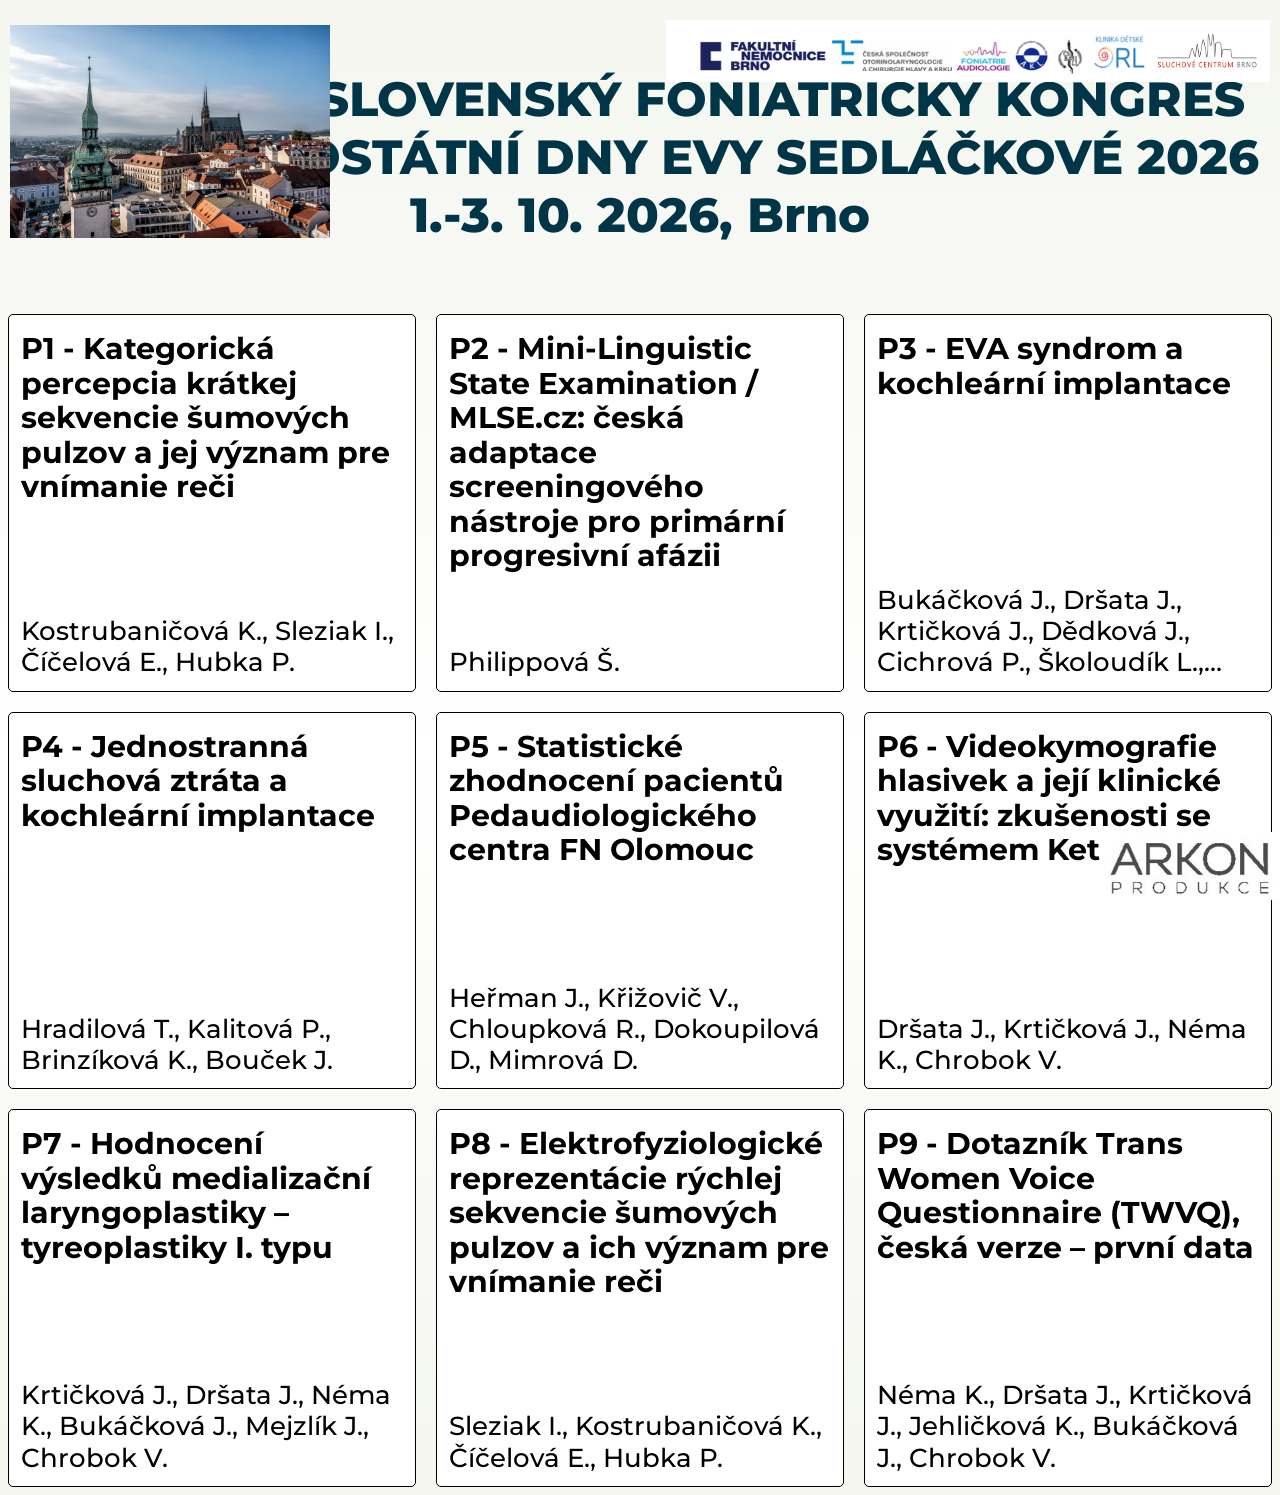
<file: index.html>
<html lang="cs">
<head>
  <meta charset="UTF-8"> <!-- use UTF-8 for consistency -->
  <title>E-Postery</title>
  <meta name="viewport" content="width=device-width, initial-scale=1.0">

  <title>E-Postery</title>
  <link rel="stylesheet" href="css.css">
<link href="https://fonts.googleapis.com/css?family=Montserrat:800,500" rel="stylesheet">

     <meta name="viewport" content="width=device-width, initial-scale=1.0">
     <style>body
     {background-image: linear-gradient(
#f4f6ef, white, 
#f4f6ef)}
       </style>
  </head>

<body>
  <h1>23. ČESKO–SLOVENSKÝ FONIATRICKÝ KONGRES
<BR>
XXXVI. CELOSTÁTNÍ DNY EVY SEDLÁČKOVÉ 2026
<BR>
1.-3. 10. 2026, Brno</h1>

 <div class="container">
<a href="1.html" class="rectangle">
  <h2>P1 - Kategorická percepcia krátkej sekvencie šumových pulzov a jej význam pre vnímanie reči	</h2>
  <p>Kostrubaničová K., Sleziak I., Číčelová E., Hubka P.</p>
</a>
<a href="2.html" class="rectangle">
  <h2>P2 - Mini-Linguistic State Examination / MLSE.cz: česká adaptace screeningového nástroje pro primární progresivní afázii</h2>
  <p>Philippová Š.</p>
</a>
<a href="3.html" class="rectangle">
  <h2>P3 - EVA syndrom a kochleární implantace</h2>
  <p>Bukáčková J., Dršata J., Krtičková J., Dědková J., Cichrová P., Školoudík L., Chrobok V.</p>
</a>
<a href="4.html" class="rectangle">
  <h2>P4 - Jednostranná sluchová ztráta a kochleární implantace</h2>
  <p>Hradilová T., Kalitová P., Brinzíková K., Bouček J.</p>
</a>
<a href="5.html" class="rectangle">
  <h2>P5 - Statistické zhodnocení pacientů Pedaudiologického centra FN Olomouc</h2>
  <p>Heřman J., Křižovič V., Chloupková R., Dokoupilová D., Mimrová D.</p>
</a>
<a href="6.html" class="rectangle">
  <h2>P6 - Videokymografie hlasivek a její klinické využití: zkušenosti se systémem Kettex</h2>
  <p>Dršata J., Krtičková J., Néma K., Chrobok V.</p>
</a>
<a href="7.html" class="rectangle">
  <h2>P7 - Hodnocení výsledků medializační laryngoplastiky – tyreoplastiky I. typu</h2>
  <p>Krtičková J., Dršata J., Néma K., Bukáčková J., Mejzlík J., Chrobok V.</p>
</a>
<a href="8.html" class="rectangle">
  <h2>P8 - Elektrofyziologické reprezentácie rýchlej sekvencie šumových pulzov a ich význam 
pre vnímanie reči
</h2>
  <p>Sleziak I., Kostrubaničová K., Číčelová E., Hubka P.</p>
</a>
<a href="9.html" class="rectangle">
  <h2>P9 - Dotazník Trans Women Voice Questionnaire (TWVQ), česká verze – první data</h2>
  <p>	Néma K., Dršata J., Krtičková J., Jehličková K., Bukáčková J., Chrobok V.</p>
</a>



  <img src="arkon.jpg" class="corner-image2">


  </div>
   <img src="fotka.jpg" class="corner-image1">

<img src="logo.png" class="corner-image3">

</body>
</html>
</file>
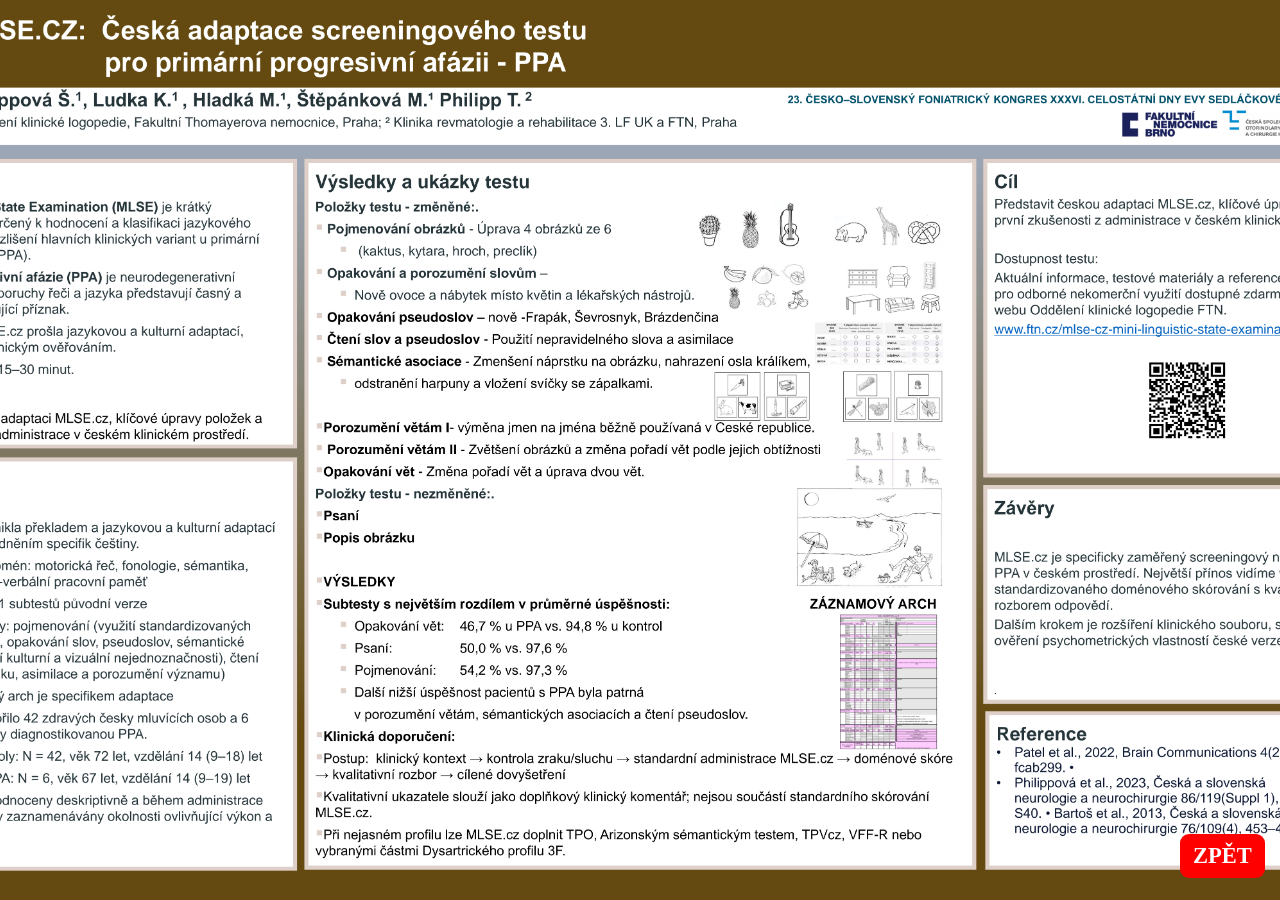
<file: 2.html>
<!DOCTYPE html>
<html lang="cs">
<head>
  <meta charset="UTF-8">
  <meta http-equiv="Content-Language" content="cs">
  <meta name="viewport" content="width=device-width, initial-scale=1.0">
  <title>E-Postery</title>
  <meta name="timezone" content="UTC-8">
  <style>
    html, body {
      margin: 0;
      padding: 0;
      height: 100%;
      width: 100%;
      background-color: #000;
      display: flex;
      justify-content: center;
      align-items: center;
    }
        .overlay-button {
      position: absolute;
      bottom: 2.5vh;           /* 5% from top of viewport */
      right: 1.2vw;          /* 2% from left of viewport */
      z-index: 2;         /* above the iframe */
      padding: 1vh 1vw;   /* scales with viewport */
      font-size: 2.5vh;   /* scales with viewport height */
      background-color: rgba(255, 0, 0, 1);
      color: white;
      text-decoration: none;
      border-radius: 1vh; 
      font-weight: bold;
      min-width: 4vw;    
      text-align: center;
    }

    img {
      height: 100vh;       /* full viewport height */
      width: auto;         /* maintain aspect ratio */
      display: block;
    }

  </style>
</head>
<body>
 <div style="position: relative; z-index: 1;">
  <img src="2.png" alt="E-Postery Image">
  </div>
    <a href="index.html" class="overlay-button">ZPĚT</a>
</body>
</html>
</file>
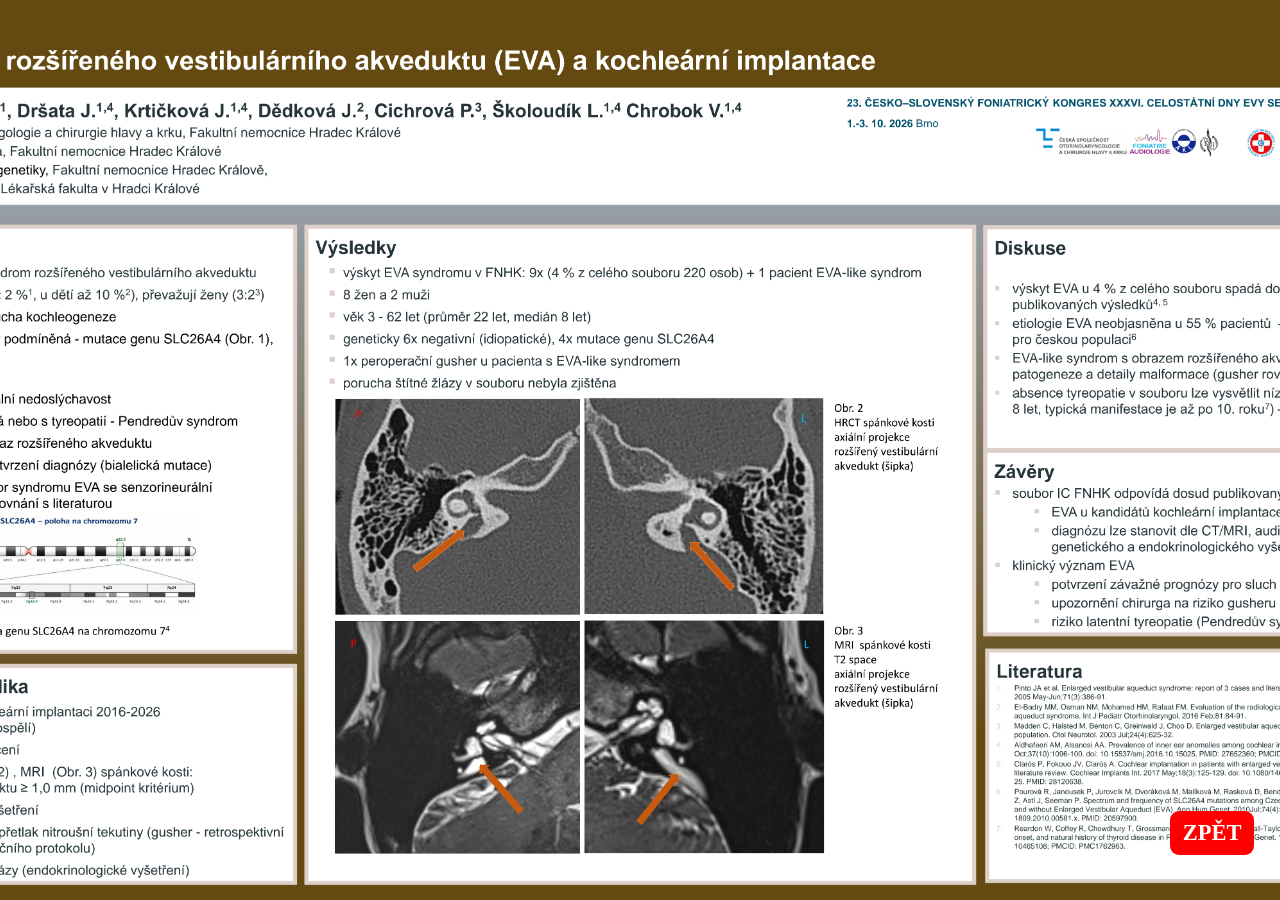
<file: 3.html>
<!DOCTYPE html>
<html lang="cs">
<head>
  <meta charset="UTF-8">
  <meta http-equiv="Content-Language" content="cs">
  <meta name="viewport" content="width=device-width, initial-scale=1.0">
  <title>E-Postery</title>
  <meta name="timezone" content="UTC-8">
  <style>
    html, body {
      margin: 0;
      padding: 0;
      height: 100%;
      width: 100%;
      background-color: #000;
      display: flex;
      justify-content: center;
      align-items: center;
    }
        .overlay-button {
      position: absolute;
      bottom: 5vh;           /* 5% from top of viewport */
      right: 2vw;          /* 2% from left of viewport */
      z-index: 2;         /* above the iframe */
      padding: 1vh 1vw;   /* scales with viewport */
      font-size: 2.5vh;   /* scales with viewport height */
      background-color: rgba(255, 0, 0, 1);
      color: white;
      text-decoration: none;
      border-radius: 1vh; 
      font-weight: bold;
      min-width: 4vw;    
      text-align: center;
    }

    img {
      height: 100vh;       /* full viewport height */
      width: auto;         /* maintain aspect ratio */
      display: block;
    }

  </style>
</head>
<body>
 <div style="position: relative; z-index: 1;">
  <img src="3.png" alt="E-Postery Image">
  </div>
    <a href="index.html" class="overlay-button">ZPĚT</a>
</body>
</html>
</file>
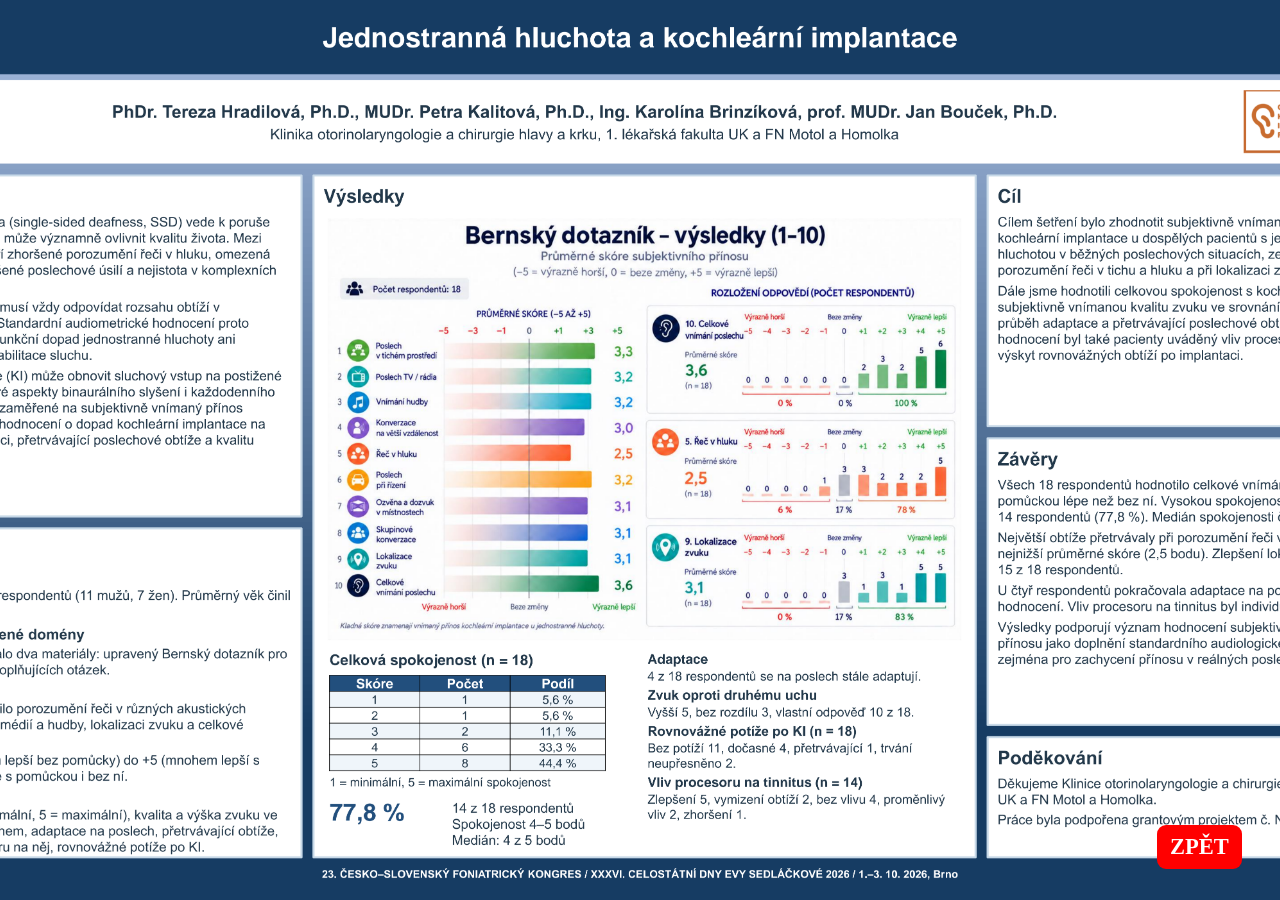
<file: 4.html>
<!DOCTYPE html>
<html lang="cs">
<head>
  <meta charset="UTF-8">
  <meta http-equiv="Content-Language" content="cs">
  <meta name="viewport" content="width=device-width, initial-scale=1.0">
  <title>E-Postery</title>
  <meta name="timezone" content="UTC-8">
  <style>
    html, body {
      margin: 0;
      padding: 0;
      height: 100%;
      width: 100%;
      background-color: #000;
      display: flex;
      justify-content: center;
      align-items: center;
    }
        .overlay-button {
      position: absolute;
      bottom: 3.5vh;           /* 5% from top of viewport */
      right: 3vw;          /* 2% from left of viewport */
      z-index: 2;         /* above the iframe */
      padding: 1vh 1vw;   /* scales with viewport */
      font-size: 2.5vh;   /* scales with viewport height */
      background-color: rgba(255, 0, 0, 1);
      color: white;
      text-decoration: none;
      border-radius: 1vh; 
      font-weight: bold;
      min-width: 4vw;    
      text-align: center;
    }

    img {
      height: 100vh;       /* full viewport height */
      width: auto;         /* maintain aspect ratio */
      display: block;
    }

  </style>
</head>
<body>
 <div style="position: relative; z-index: 1;">
  <img src="4.png" alt="E-Postery Image">
  </div>
    <a href="index.html" class="overlay-button">ZPĚT</a>
</body>
</html>
</file>
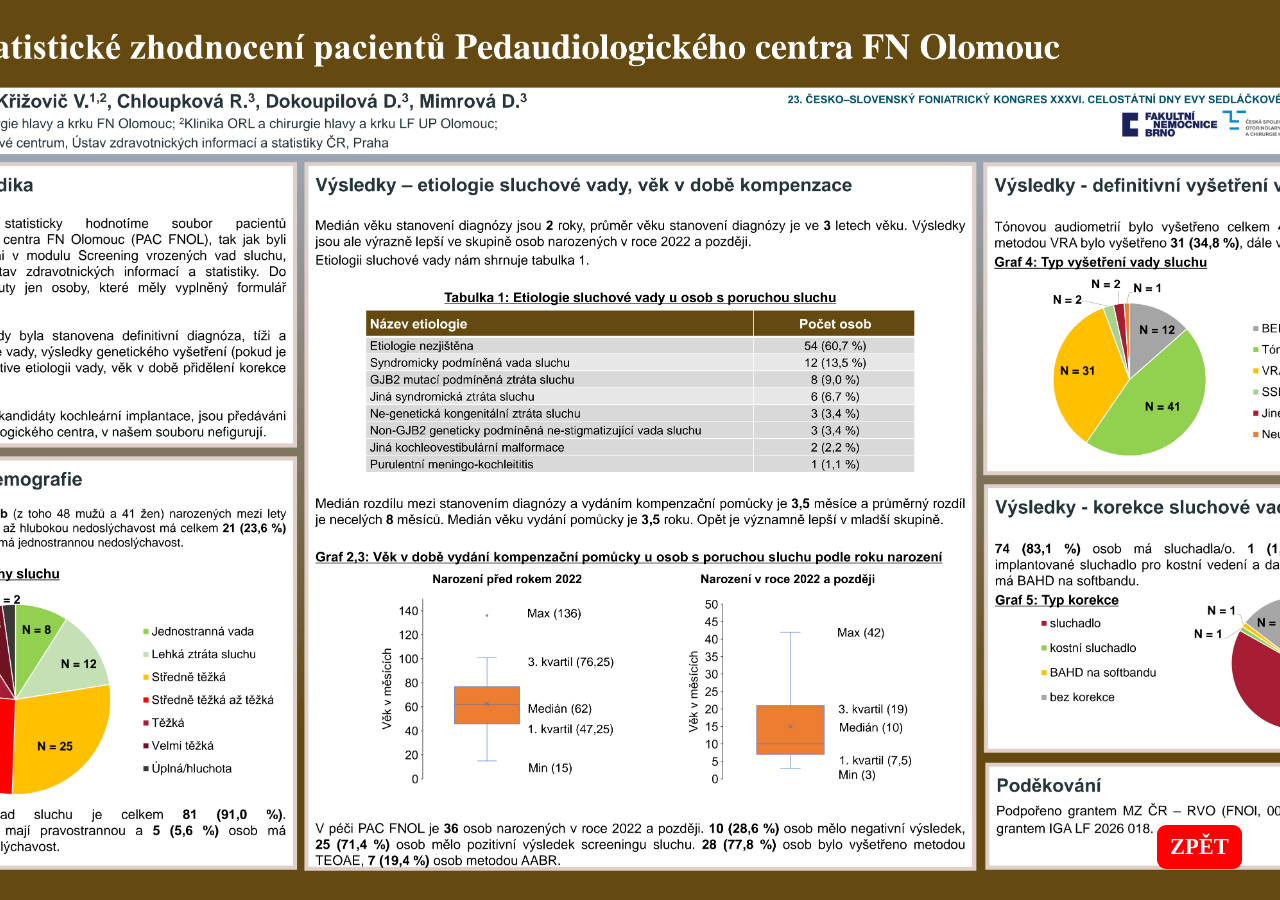
<file: 5.html>
<!DOCTYPE html>
<html lang="cs">
<head>
  <meta charset="UTF-8">
  <meta http-equiv="Content-Language" content="cs">
  <meta name="viewport" content="width=device-width, initial-scale=1.0">
  <title>E-Postery</title>
  <meta name="timezone" content="UTC-8">
  <style>
    html, body {
      margin: 0;
      padding: 0;
      height: 100%;
      width: 100%;
      background-color: #000;
      display: flex;
      justify-content: center;
      align-items: center;
    }
        .overlay-button {
      position: absolute;
      bottom: 3.5vh;           /* 5% from top of viewport */
      right: 3vw;          /* 2% from left of viewport */
      z-index: 2;         /* above the iframe */
      padding: 1vh 1vw;   /* scales with viewport */
      font-size: 2.5vh;   /* scales with viewport height */
      background-color: rgba(255, 0, 0, 1);
      color: white;
      text-decoration: none;
      border-radius: 1vh; 
      font-weight: bold;
      min-width: 4vw;    
      text-align: center;
    }

    img {
      height: 100vh;       /* full viewport height */
      width: auto;         /* maintain aspect ratio */
      display: block;
    }

  </style>
</head>
<body>
 <div style="position: relative; z-index: 1;">
  <img src="5.png" alt="E-Postery Image">
  </div>
    <a href="index.html" class="overlay-button">ZPĚT</a>
</body>
</html>
</file>
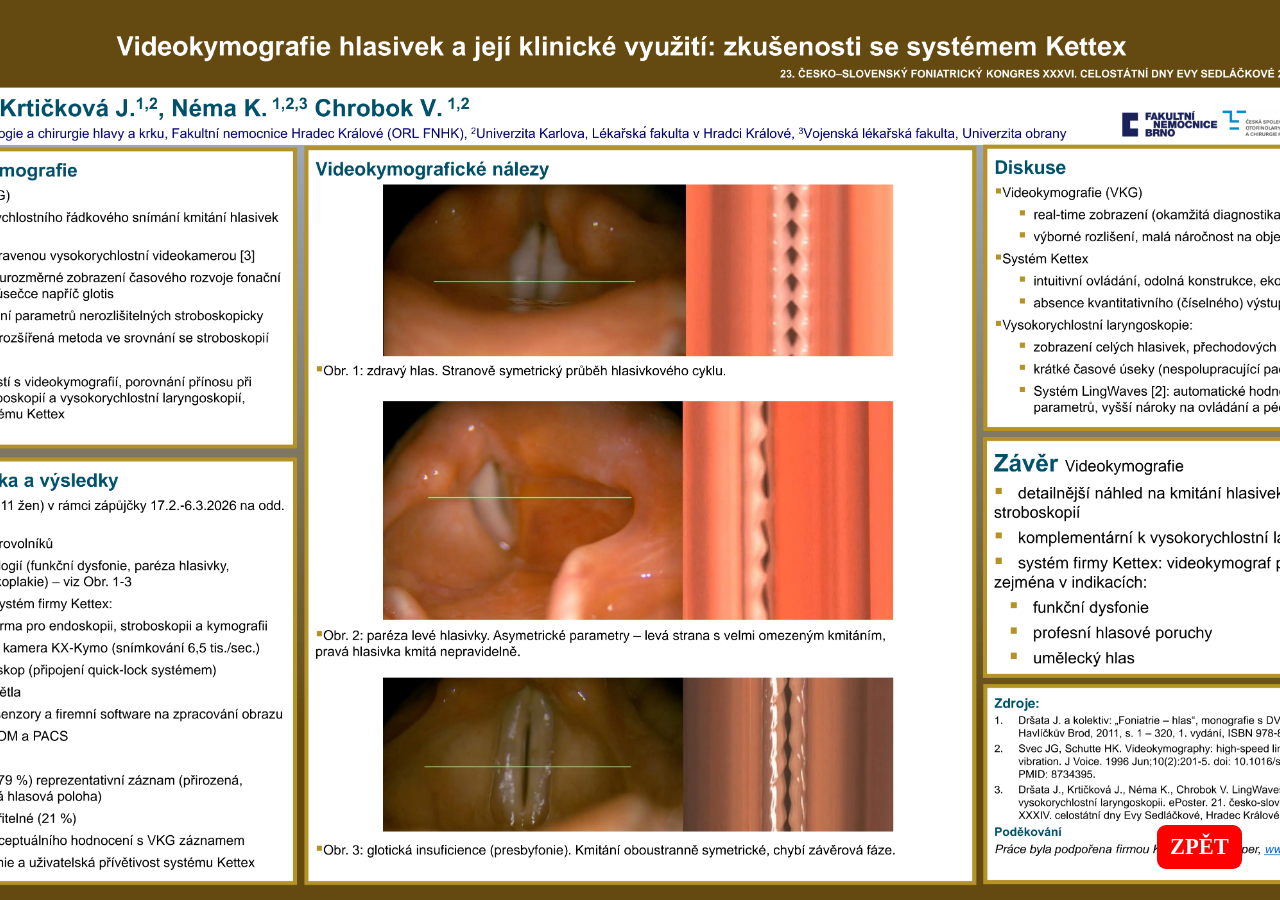
<file: 6.html>
<!DOCTYPE html>
<html lang="cs">
<head>
  <meta charset="UTF-8">
  <meta http-equiv="Content-Language" content="cs">
  <meta name="viewport" content="width=device-width, initial-scale=1.0">
  <title>E-Postery</title>
  <meta name="timezone" content="UTC-8">
  <style>
    html, body {
      margin: 0;
      padding: 0;
      height: 100%;
      width: 100%;
      background-color: #000;
      display: flex;
      justify-content: center;
      align-items: center;
    }
        .overlay-button {
      position: absolute;
      bottom: 3.5vh;           /* 5% from top of viewport */
      right: 3vw;          /* 2% from left of viewport */
      z-index: 2;         /* above the iframe */
      padding: 1vh 1vw;   /* scales with viewport */
      font-size: 2.5vh;   /* scales with viewport height */
      background-color: rgba(255, 0, 0, 1);
      color: white;
      text-decoration: none;
      border-radius: 1vh; 
      font-weight: bold;
      min-width: 4vw;    
      text-align: center;
    }

    img {
      height: 100vh;       /* full viewport height */
      width: auto;         /* maintain aspect ratio */
      display: block;
    }

  </style>
</head>
<body>
 <div style="position: relative; z-index: 1;">
  <img src="6.png" alt="E-Postery Image">
  </div>
    <a href="index.html" class="overlay-button">ZPĚT</a>
</body>
</html>
</file>
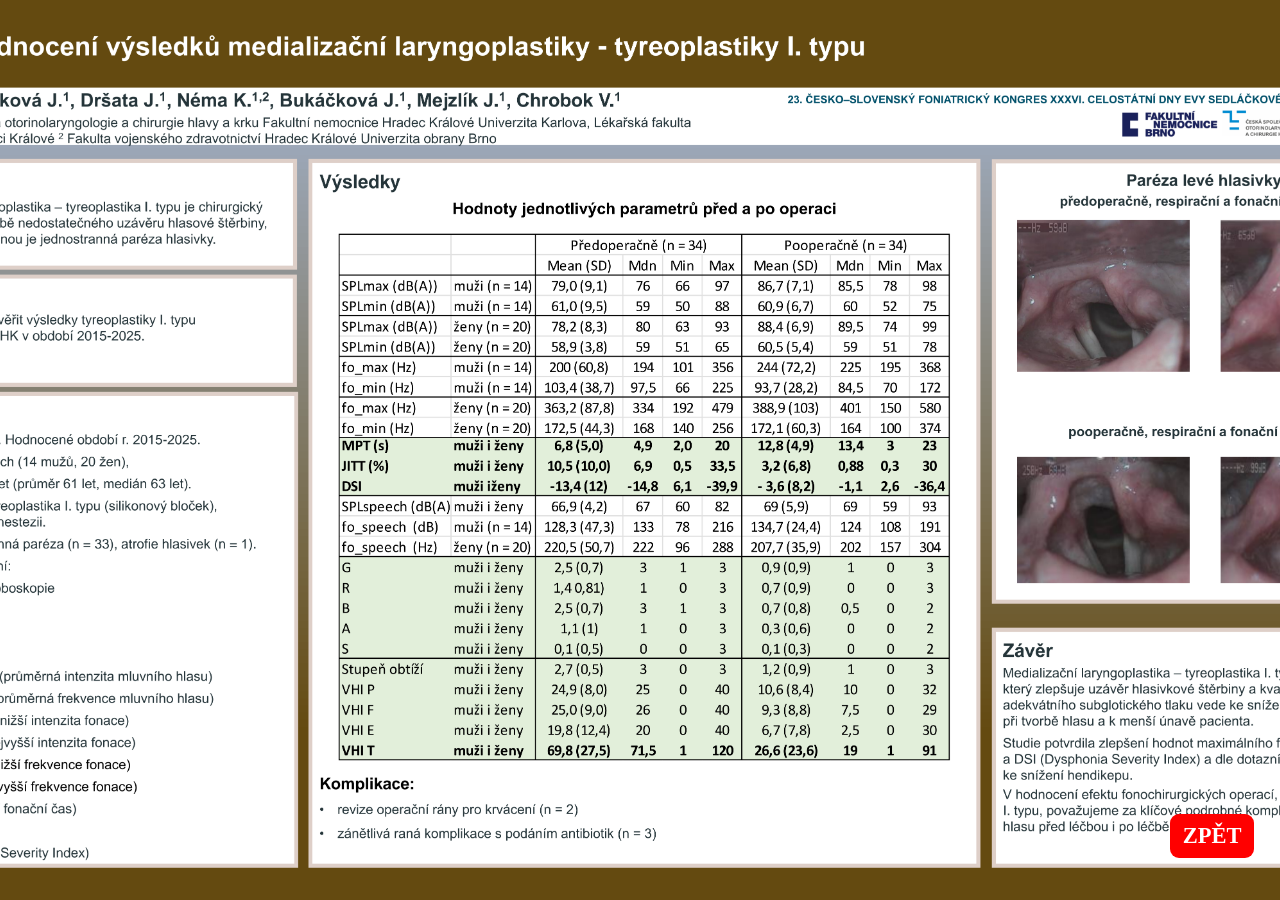
<file: 7.html>
<!DOCTYPE html>
<html lang="cs">
<head>
  <meta charset="UTF-8">
  <meta http-equiv="Content-Language" content="cs">
  <meta name="viewport" content="width=device-width, initial-scale=1.0">
  <title>E-Postery</title>
  <meta name="timezone" content="UTC-8">
  <style>
    html, body {
      margin: 0;
      padding: 0;
      height: 100%;
      width: 100%;
      background-color: #000;
      display: flex;
      justify-content: center;
      align-items: center;
    }
        .overlay-button {
      position: absolute;
      bottom: 4.7vh;           /* 5% from top of viewport */
      right: 2vw;          /* 2% from left of viewport */
      z-index: 2;         /* above the iframe */
      padding: 1vh 1vw;   /* scales with viewport */
      font-size: 2.5vh;   /* scales with viewport height */
      background-color: rgba(255, 0, 0, 1);
      color: white;
      text-decoration: none;
      border-radius: 1vh; 
      font-weight: bold;
      min-width: 4vw;    
      text-align: center;
    }

    img {
      height: 100vh;       /* full viewport height */
      width: auto;         /* maintain aspect ratio */
      display: block;
    }

  </style>
</head>
<body>
 <div style="position: relative; z-index: 1;">
  <img src="7.png" alt="E-Postery Image">
  </div>
    <a href="index.html" class="overlay-button">ZPĚT</a>
</body>
</html>
</file>
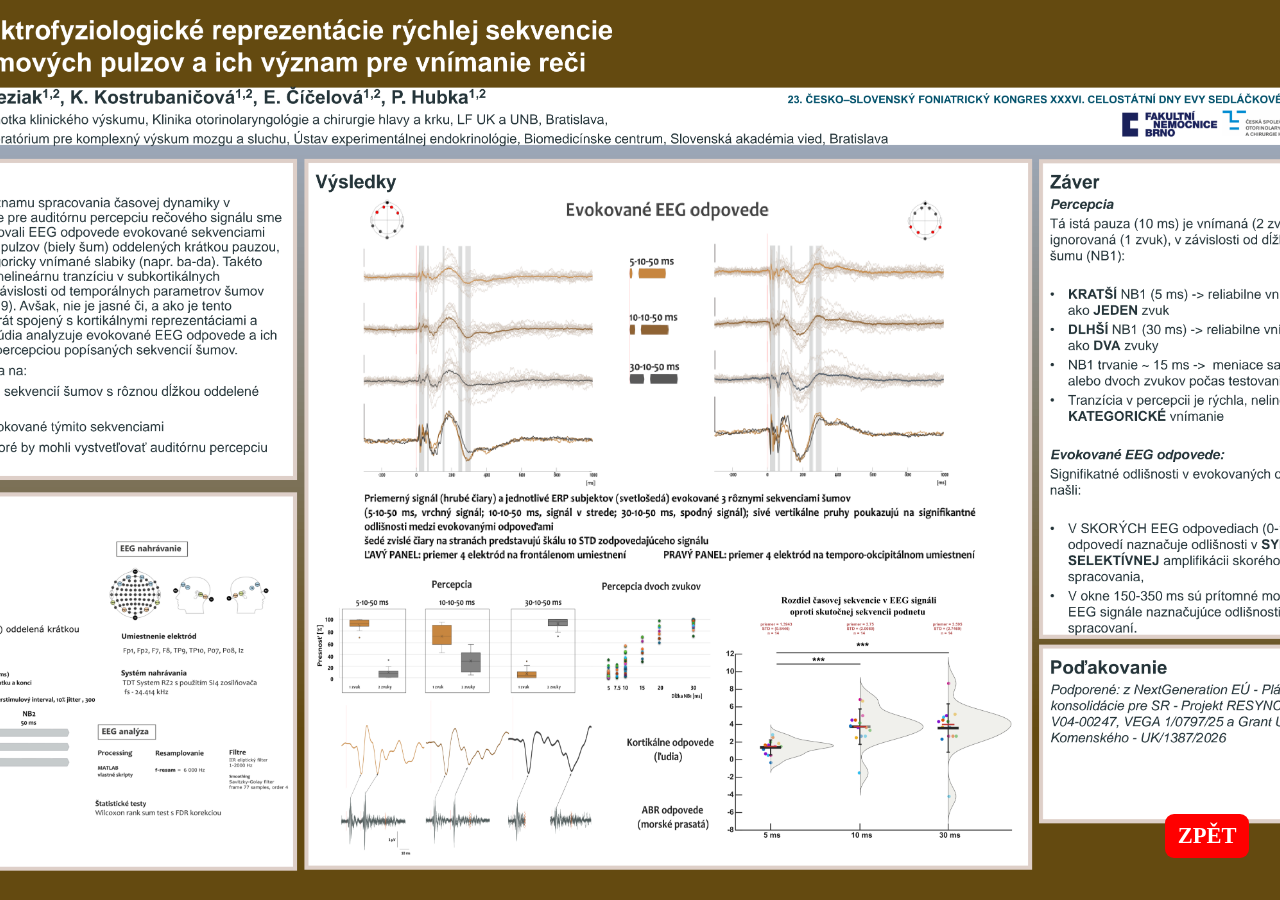
<file: 8.html>
<!DOCTYPE html>
<html lang="cs">
<head>
  <meta charset="UTF-8">
  <meta http-equiv="Content-Language" content="cs">
  <meta name="viewport" content="width=device-width, initial-scale=1.0">
  <title>E-Postery</title>
  <meta name="timezone" content="UTC-8">
  <style>
    html, body {
      margin: 0;
      padding: 0;
      height: 100%;
      width: 100%;
      background-color: #000;
      display: flex;
      justify-content: center;
      align-items: center;
    }
        .overlay-button {
      position: absolute;
      bottom: 4.7vh;           /* 5% from top of viewport */
      right: 2.4vw;          /* 2% from left of viewport */
      z-index: 2;         /* above the iframe */
      padding: 1vh 1vw;   /* scales with viewport */
      font-size: 2.5vh;   /* scales with viewport height */
      background-color: rgba(255, 0, 0, 1);
      color: white;
      text-decoration: none;
      border-radius: 1vh; 
      font-weight: bold;
      min-width: 4vw;    
      text-align: center;
    }

    img {
      height: 100vh;       /* full viewport height */
      width: auto;         /* maintain aspect ratio */
      display: block;
    }

  </style>
</head>
<body>
 <div style="position: relative; z-index: 1;">
  <img src="8.png" alt="E-Postery Image">
  </div>
    <a href="index.html" class="overlay-button">ZPĚT</a>
</body>
</html>
</file>
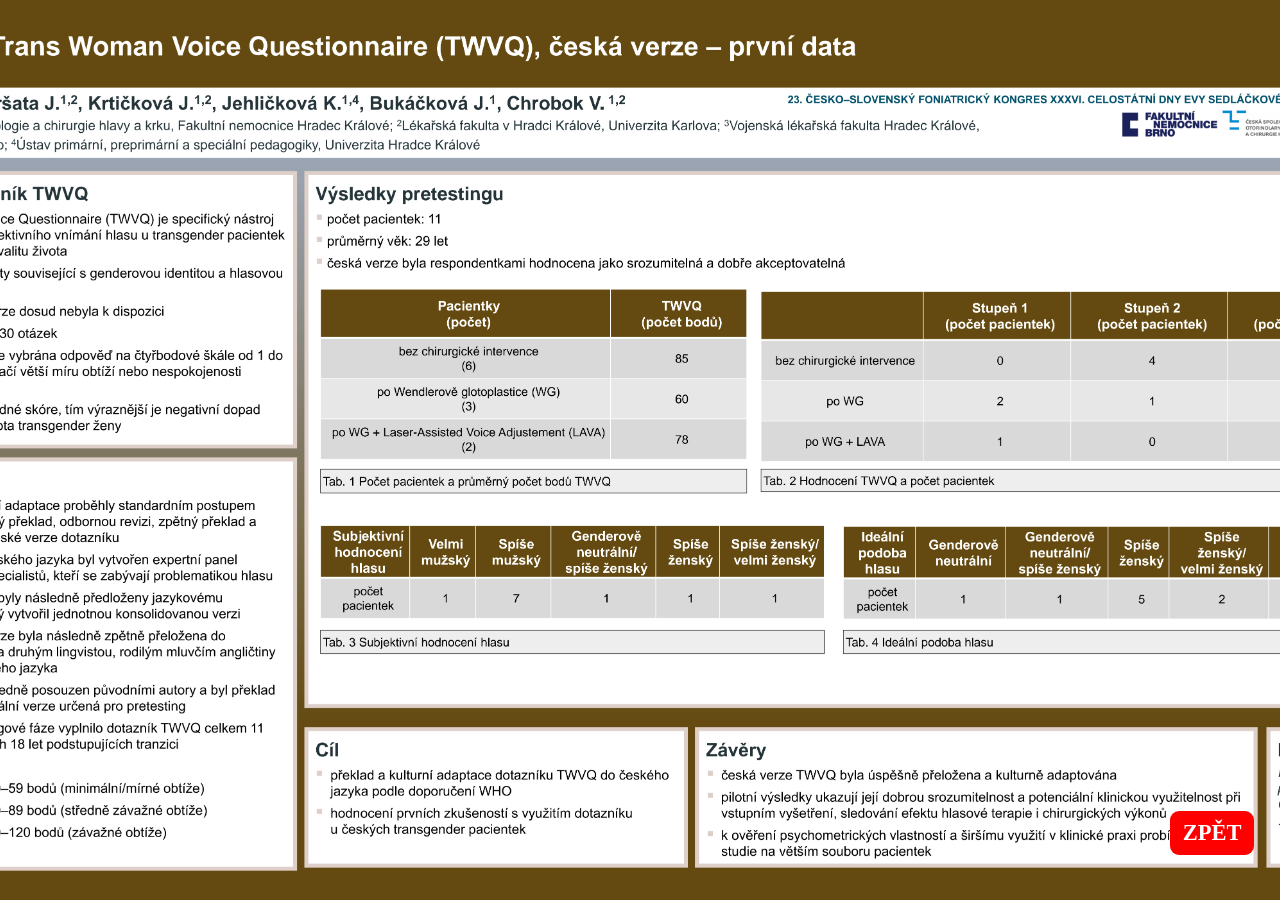
<file: 9.html>
<!DOCTYPE html>
<html lang="cs">
<head>
  <meta charset="UTF-8">
  <meta http-equiv="Content-Language" content="cs">
  <meta name="viewport" content="width=device-width, initial-scale=1.0">
  <title>E-Postery</title>
  <meta name="timezone" content="UTC-8">
  <style>
    html, body {
      margin: 0;
      padding: 0;
      height: 100%;
      width: 100%;
      background-color: #000;
      display: flex;
      justify-content: center;
      align-items: center;
    }
        .overlay-button {
      position: absolute;
      bottom: 5vh;           /* 5% from top of viewport */
      right: 2vw;          /* 2% from left of viewport */
      z-index: 2;         /* above the iframe */
      padding: 1vh 1vw;   /* scales with viewport */
      font-size: 2.5vh;   /* scales with viewport height */
      background-color: rgba(255, 0, 0, 1);
      color: white;
      text-decoration: none;
      border-radius: 1vh; 
      font-weight: bold;
      min-width: 4vw;    
      text-align: center;
    }

    img {
      height: 100vh;       /* full viewport height */
      width: auto;         /* maintain aspect ratio */
      display: block;
    }

  </style>
</head>
<body>
 <div style="position: relative; z-index: 1;">
  <img src="9.png" alt="E-Postery Image">
  </div>
    <a href="index.html" class="overlay-button">ZPĚT</a>
</body>
</html>
</file>
<file: css.css>
<html lang="cs">
<head>
  <meta charset="UTF-12">
  <title>E-Postery</title>
  <meta name="viewport" content="width=device-width, initial-scale=1.0">
<link href="https://fonts.googleapis.com/css?family=Montserrat:800,500" rel="stylesheet">
  <style>
    html, body {
      margin: 0;
      padding: 0;
      width: 100%;
      height: 100%;
      display: flex;
      justify-content: center;
      align-items: center;
      background-color: ##B07F13;
      overflow: hidden;
font-family: 'Montserrat', sans-serif;
font-weight: 600;
    }

    .scale-container {
      width: 1250px;       /* container width */
      padding: 0 px;     /* 10px borders on left and right */
      margin-top: 50px;    /* move container lower */
      box-sizing: border-box;
    }

    h1 {
      color: rgb(0, 53, 71);
      font-size: 3em;
      text-align: center;
      margin: 70px 0;
font-family: 'Montserrat', sans-serif;
font-weight: 800;
    }

    a {
      text-decoration: none;
      color: black;
font-family: 'Montserrat', sans-serif;
font-weight: 500;
    }

.container {
  display: grid;
  grid-template-columns: repeat(3, minmax(100px, 1fr));

  /* gets taller as screen gets narrower */
  grid-auto-rows: calc(30rem - 8vw);

  row-gap: 20px;
  column-gap: 20px;

  width: 100%;
  margin-top: 20px;
}
.rectangle {
  background-color: white;
  border: 1px solid black;
  border-radius: 5px;
  padding: 12px;
  box-sizing: border-box;

  display: flex;
  flex-direction: column;
  justify-content: space-between;

  overflow: hidden;
}
.free-rectangle {
      background-color: transparent;

      border-radius: 5px;
      padding: 10px;
      box-sizing: border-box;
      display: grid;
      grid-template-rows: 1fr auto;
      position: relative;
}
.rectangle h2 {
  margin: 0;
  padding-top: 5px;
  font-size: 30px;
  line-height: 1.15;

  overflow-wrap: break-word;
  word-break: break-word;

  white-space: normal;
}

.rectangle p {
  margin: 0;

  font-size: 26px;
  line-height: 1.2;

  overflow: hidden;
  text-overflow: ellipsis;

  display: -webkit-box;
  -webkit-line-clamp: 3;   /* allow up to 2 lines */
  -webkit-box-orient: vertical;
}
.corner-image1 {
    position: absolute; /* Allows the image to be placed anywhere on the page */
    top: 25px; /* Distance from the bottom */
    left: 10px; /* Distance from the right */
    width: 320px; /* Adjust the size of the image */
    height: auto;
}
.corner-image2 {
  width: 180px;
  height: auto;
  object-fit: contain;
  display: block;

  /* bottom-right alignment */
  position: absolute;
  right: 0;
  bottom: 0;


}
.corner-image3 {
    position: absolute; /* Allows the image to be placed anywhere on the page */
    top: 20px; /* Distance from the bottom */
    right: 10px; /* Distance from the right */
    width: 600px; /* Adjust the size of the image */
    height: auto;
    padding: 2px;
    background-color: white;
}
.corner-image4 {
    position: absolute; /* Allows the image to be placed anywhere on the page */
    top: 20px; /* Distance from the bottom */
    left: 10px; /* Distance from the right */
    width: 510px; /* Adjust the size of the image */
    height: auto;
}
  </style>
</head>
</file>
